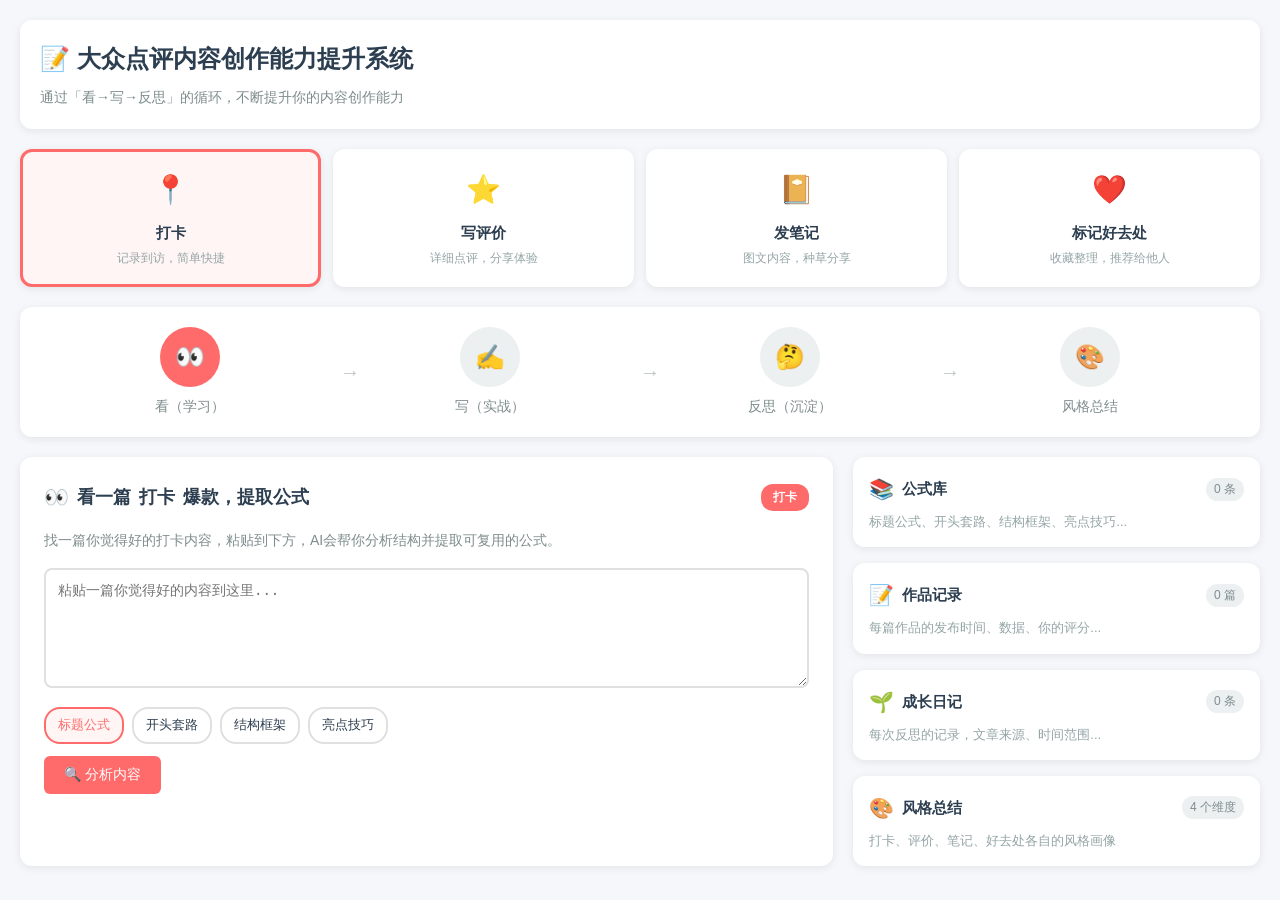
<file: 交互原型.html>
<!DOCTYPE html>
<html lang="zh-CN">
<head>
    <meta charset="UTF-8">
    <meta name="viewport" content="width=device-width, initial-scale=1.0">
    <title>内容创作能力提升系统 - 交互原型</title>
    <style>
        * {
            margin: 0;
            padding: 0;
            box-sizing: border-box;
        }

        body {
            font-family: -apple-system, BlinkMacSystemFont, 'Segoe UI', Roboto, 'Helvetica Neue', Arial, sans-serif;
            background: #f5f7fa;
            color: #2c3e50;
            line-height: 1.6;
        }

        .container {
            max-width: 1400px;
            margin: 0 auto;
            padding: 20px;
        }

        /* 顶部导航 */
        .header {
            background: white;
            border-radius: 12px;
            padding: 20px;
            margin-bottom: 20px;
            box-shadow: 0 2px 8px rgba(0,0,0,0.08);
        }

        .header h1 {
            font-size: 24px;
            color: #2c3e50;
            margin-bottom: 8px;
        }

        .header p {
            color: #7f8c8d;
            font-size: 14px;
        }

        /* 内容类型选择器 */
        .content-types {
            display: grid;
            grid-template-columns: repeat(4, 1fr);
            gap: 12px;
            margin-bottom: 20px;
        }

        .content-type {
            background: white;
            border-radius: 12px;
            padding: 16px;
            text-align: center;
            cursor: pointer;
            transition: all 0.2s;
            border: 3px solid transparent;
            box-shadow: 0 2px 8px rgba(0,0,0,0.08);
        }

        .content-type:hover {
            transform: translateY(-2px);
            box-shadow: 0 4px 12px rgba(0,0,0,0.12);
        }

        .content-type.active {
            border-color: #ff6b6b;
            background: #fff5f5;
        }

        .content-type-icon {
            font-size: 28px;
            margin-bottom: 8px;
        }

        .content-type-name {
            font-weight: 600;
            font-size: 15px;
            color: #2c3e50;
        }

        .content-type-desc {
            font-size: 12px;
            color: #95a5a6;
            margin-top: 4px;
        }

        /* 循环进度 */
        .progress-ring {
            display: flex;
            justify-content: space-between;
            align-items: center;
            background: white;
            border-radius: 12px;
            padding: 20px;
            margin-bottom: 20px;
            box-shadow: 0 2px 8px rgba(0,0,0,0.08);
        }

        .progress-item {
            flex: 1;
            text-align: center;
            position: relative;
        }

        .progress-item:not(:last-child)::after {
            content: '→';
            position: absolute;
            right: -20px;
            top: 50%;
            transform: translateY(-50%);
            color: #bdc3c7;
            font-size: 20px;
        }

        .progress-circle {
            width: 60px;
            height: 60px;
            border-radius: 50%;
            display: flex;
            align-items: center;
            justify-content: center;
            margin: 0 auto 8px;
            font-size: 24px;
            cursor: pointer;
            transition: all 0.3s;
        }

        .progress-circle.active {
            background: #ff6b6b;
            color: white;
        }

        .progress-circle.completed {
            background: #27ae60;
            color: white;
        }

        .progress-circle:not(.active):not(.completed) {
            background: #ecf0f1;
            color: #95a5a6;
        }

        .progress-label {
            font-size: 14px;
            color: #7f8c8d;
        }

        /* 主内容区 */
        .main-content {
            display: grid;
            grid-template-columns: 2fr 1fr;
            gap: 20px;
        }

        .content-panel {
            background: white;
            border-radius: 12px;
            padding: 24px;
            box-shadow: 0 2px 8px rgba(0,0,0,0.08);
        }

        .panel-title {
            font-size: 18px;
            font-weight: 600;
            margin-bottom: 16px;
            display: flex;
            align-items: center;
            gap: 8px;
        }

        .panel-title .icon {
            font-size: 20px;
        }

        .panel-title .type-badge {
            margin-left: auto;
            font-size: 12px;
            background: #ff6b6b;
            color: white;
            padding: 4px 12px;
            border-radius: 12px;
        }

        /* 步骤1：看 */
        .step-view textarea {
            width: 100%;
            height: 120px;
            padding: 12px;
            border: 2px solid #e0e0e0;
            border-radius: 8px;
            font-size: 14px;
            resize: vertical;
            margin-bottom: 12px;
        }

        .step-view textarea:focus {
            outline: none;
            border-color: #ff6b6b;
        }

        .btn {
            padding: 10px 20px;
            border: none;
            border-radius: 6px;
            font-size: 14px;
            cursor: pointer;
            transition: all 0.2s;
        }

        .btn-primary {
            background: #ff6b6b;
            color: white;
        }

        .btn-primary:hover {
            background: #ff5252;
        }

        .btn-secondary {
            background: #95a5a6;
            color: white;
        }

        .btn-success {
            background: #27ae60;
            color: white;
        }

        /* 分析结果 */
        .analysis-result {
            background: #f8f9fa;
            border-radius: 8px;
            padding: 16px;
            margin-top: 16px;
            display: none;
        }

        .analysis-result.show {
            display: block;
            animation: fadeIn 0.3s;
        }

        @keyframes fadeIn {
            from { opacity: 0; transform: translateY(-10px); }
            to { opacity: 1; transform: translateY(0); }
        }

        .analysis-section {
            margin-bottom: 12px;
        }

        .analysis-section:last-child {
            margin-bottom: 0;
        }

        .analysis-label {
            font-weight: 600;
            color: #2c3e50;
            margin-bottom: 4px;
            font-size: 13px;
        }

        .analysis-content {
            color: #7f8c8d;
            font-size: 14px;
            line-height: 1.5;
        }

        /* 公式分类选择 */
        .formula-categories {
            display: flex;
            gap: 8px;
            margin-bottom: 12px;
            flex-wrap: wrap;
        }

        .formula-category {
            padding: 6px 12px;
            border-radius: 16px;
            font-size: 13px;
            cursor: pointer;
            border: 2px solid #e0e0e0;
            background: white;
            transition: all 0.2s;
        }

        .formula-category.selected {
            border-color: #ff6b6b;
            background: #fff5f5;
            color: #ff6b6b;
        }

        /* 步骤2：写 */
        .write-form {
            display: none;
        }

        .write-form.show {
            display: block;
        }

        .form-group {
            margin-bottom: 16px;
        }

        .form-group label {
            display: block;
            margin-bottom: 6px;
            font-size: 14px;
            font-weight: 500;
            color: #2c3e50;
        }

        .form-group input,
        .form-group select,
        .form-group textarea {
            width: 100%;
            padding: 10px;
            border: 2px solid #e0e0e0;
            border-radius: 6px;
            font-size: 14px;
        }

        .form-group textarea {
            min-height: 80px;
            resize: vertical;
        }

        .form-group input:focus,
        .form-group select:focus,
        .form-group textarea:focus {
            outline: none;
            border-color: #ff6b6b;
        }

        /* 生成结果 */
        .generated-versions {
            margin-top: 16px;
        }

        .version-card {
            background: #f8f9fa;
            border-radius: 8px;
            padding: 16px;
            margin-bottom: 12px;
            cursor: pointer;
            transition: all 0.2s;
            border: 2px solid transparent;
        }

        .version-card:hover {
            border-color: #ff6b6b;
        }

        .version-card.selected {
            border-color: #27ae60;
            background: #e8f5e9;
        }

        .version-title {
            font-weight: 600;
            color: #2c3e50;
            margin-bottom: 8px;
        }

        .version-content {
            color: #7f8c8d;
            font-size: 14px;
            line-height: 1.5;
        }

        /* 步骤3：反思 */
        .reflect-form {
            display: none;
        }

        .reflect-form.show {
            display: block;
        }

        .checkbox-group {
            display: flex;
            flex-wrap: wrap;
            gap: 12px;
            margin-bottom: 16px;
        }

        .checkbox-item {
            display: flex;
            align-items: center;
            gap: 6px;
        }

        .checkbox-item input[type="checkbox"] {
            width: 18px;
            height: 18px;
        }

        .checkbox-item label {
            font-size: 14px;
            cursor: pointer;
        }

        /* 右侧记录本 */
        .notebooks {
            display: flex;
            flex-direction: column;
            gap: 16px;
        }

        .notebook {
            background: white;
            border-radius: 12px;
            padding: 16px;
            box-shadow: 0 2px 8px rgba(0,0,0,0.08);
            cursor: pointer;
            transition: all 0.2s;
        }

        .notebook:hover {
            transform: translateY(-2px);
            box-shadow: 0 4px 12px rgba(0,0,0,0.12);
        }

        .notebook-header {
            display: flex;
            align-items: center;
            gap: 8px;
            margin-bottom: 8px;
        }

        .notebook-icon {
            font-size: 20px;
        }

        .notebook-name {
            font-weight: 600;
            font-size: 15px;
        }

        .notebook-count {
            margin-left: auto;
            background: #ecf0f1;
            padding: 2px 8px;
            border-radius: 12px;
            font-size: 12px;
            color: #7f8c8d;
        }

        .notebook-preview {
            font-size: 13px;
            color: #95a5a6;
            line-height: 1.4;
        }

        /* 模态框 */
        .modal {
            display: none;
            position: fixed;
            top: 0;
            left: 0;
            width: 100%;
            height: 100%;
            background: rgba(0,0,0,0.5);
            z-index: 1000;
            align-items: center;
            justify-content: center;
        }

        .modal.show {
            display: flex;
        }

        .modal-content {
            background: white;
            border-radius: 12px;
            padding: 24px;
            max-width: 700px;
            width: 90%;
            max-height: 80vh;
            overflow-y: auto;
        }

        .modal-header {
            display: flex;
            justify-content: space-between;
            align-items: center;
            margin-bottom: 16px;
            padding-bottom: 16px;
            border-bottom: 1px solid #ecf0f1;
        }

        .modal-title {
            font-size: 18px;
            font-weight: 600;
        }

        .modal-close {
            background: none;
            border: none;
            font-size: 24px;
            cursor: pointer;
            color: #95a5a6;
        }

        .modal-close:hover {
            color: #2c3e50;
        }

        /* 公式库分类标签 */
        .formula-tabs {
            display: flex;
            gap: 8px;
            margin-bottom: 16px;
            border-bottom: 1px solid #ecf0f1;
            padding-bottom: 12px;
        }

        .formula-tab {
            padding: 6px 16px;
            border-radius: 16px;
            font-size: 14px;
            cursor: pointer;
            border: 2px solid transparent;
            background: #f8f9fa;
            transition: all 0.2s;
        }

        .formula-tab.active {
            border-color: #ff6b6b;
            background: #fff5f5;
            color: #ff6b6b;
        }

        /* 记录本内容 */
        .notebook-content-list {
            display: flex;
            flex-direction: column;
            gap: 12px;
        }

        .notebook-item {
            background: #f8f9fa;
            border-radius: 8px;
            padding: 12px;
            border-left: 3px solid #ff6b6b;
        }

        .notebook-item-date {
            font-size: 12px;
            color: #95a5a6;
            margin-bottom: 4px;
        }

        .notebook-item-content {
            font-size: 14px;
            color: #2c3e50;
            line-height: 1.5;
        }

        .notebook-item-count {
            display: inline-flex;
            align-items: center;
            gap: 4px;
            background: #fff3cd;
            padding: 2px 8px;
            border-radius: 10px;
            font-size: 11px;
            color: #856404;
            margin-left: 8px;
        }

        /* 成功提示 */
        .toast {
            position: fixed;
            bottom: 20px;
            right: 20px;
            background: #27ae60;
            color: white;
            padding: 12px 24px;
            border-radius: 8px;
            box-shadow: 0 4px 12px rgba(0,0,0,0.15);
            transform: translateY(100px);
            opacity: 0;
            transition: all 0.3s;
        }

        .toast.show {
            transform: translateY(0);
            opacity: 1;
        }

        /* 时间范围选择 */
        .time-range {
            display: flex;
            gap: 12px;
            margin-bottom: 16px;
        }

        .time-range-item {
            flex: 1;
        }

        .time-range-item label {
            font-size: 12px;
            color: #7f8c8d;
            margin-bottom: 4px;
            display: block;
        }

        .time-range-item input {
            width: 100%;
            padding: 8px;
            border: 2px solid #e0e0e0;
            border-radius: 6px;
            font-size: 14px;
        }

        /* 响应式 */
        @media (max-width: 768px) {
            .content-types {
                grid-template-columns: repeat(2, 1fr);
            }

            .main-content {
                grid-template-columns: 1fr;
            }

            .progress-item:not(:last-child)::after {
                display: none;
            }

            .progress-ring {
                flex-wrap: wrap;
                gap: 16px;
            }
        }
    </style>
</head>
<body>
    <div class="container">
        <!-- 顶部 -->
        <div class="header">
            <h1>📝 大众点评内容创作能力提升系统</h1>
            <p>通过「看→写→反思」的循环，不断提升你的内容创作能力</p>
        </div>

        <!-- 内容类型选择器 -->
        <div class="content-types">
            <div class="content-type active" data-type="checkin" onclick="switchType('checkin')">
                <div class="content-type-icon">📍</div>
                <div class="content-type-name">打卡</div>
                <div class="content-type-desc">记录到访，简单快捷</div>
            </div>
            <div class="content-type" data-type="review" onclick="switchType('review')">
                <div class="content-type-icon">⭐</div>
                <div class="content-type-name">写评价</div>
                <div class="content-type-desc">详细点评，分享体验</div>
            </div>
            <div class="content-type" data-type="note" onclick="switchType('note')">
                <div class="content-type-icon">📔</div>
                <div class="content-type-name">发笔记</div>
                <div class="content-type-desc">图文内容，种草分享</div>
            </div>
            <div class="content-type" data-type="favorite" onclick="switchType('favorite')">
                <div class="content-type-icon">❤️</div>
                <div class="content-type-name">标记好去处</div>
                <div class="content-type-desc">收藏整理，推荐给他人</div>
            </div>
        </div>

        <!-- 循环进度 -->
        <div class="progress-ring">
            <div class="progress-item">
                <div class="progress-circle active" data-step="1" onclick="switchStep(1)">👀</div>
                <div class="progress-label">看（学习）</div>
            </div>
            <div class="progress-item">
                <div class="progress-circle" data-step="2" onclick="switchStep(2)">✍️</div>
                <div class="progress-label">写（实战）</div>
            </div>
            <div class="progress-item">
                <div class="progress-circle" data-step="3" onclick="switchStep(3)">🤔</div>
                <div class="progress-label">反思（沉淀）</div>
            </div>
            <div class="progress-item">
                <div class="progress-circle" data-step="4" onclick="switchStep(4)">🎨</div>
                <div class="progress-label">风格总结</div>
            </div>
        </div>

        <!-- 主内容 -->
        <div class="main-content">
            <!-- 左侧：操作区 -->
            <div class="content-panel">
                <!-- 步骤1：看 -->
                <div id="step1" class="step-view">
                    <div class="panel-title">
                        <span class="icon">👀</span>
                        看一篇<span id="currentTypeName1">打卡</span>爆款，提取公式
                        <span class="type-badge" id="currentTypeBadge">打卡</span>
                    </div>
                    <p style="color: #7f8c8d; margin-bottom: 16px; font-size: 14px;">
                        找一篇你觉得好的<span id="currentTypeName2">打卡</span>内容，粘贴到下方，AI会帮你分析结构并提取可复用的公式。
                    </p>
                    <textarea id="analyzeInput" placeholder="粘贴一篇你觉得好的内容到这里..."></textarea>

                    <!-- 选择公式类别 -->
                    <div class="formula-categories">
                        <div class="formula-category selected" data-category="title" onclick="selectCategory(this)">标题公式</div>
                        <div class="formula-category" data-category="opening" onclick="selectCategory(this)">开头套路</div>
                        <div class="formula-category" data-category="structure" onclick="selectCategory(this)">结构框架</div>
                        <div class="formula-category" data-category="highlight" onclick="selectCategory(this)">亮点技巧</div>
                    </div>

                    <button class="btn btn-primary" onclick="analyzeContent()">🔍 分析内容</button>

                    <div id="analysisResult" class="analysis-result">
                        <div class="analysis-section">
                            <div class="analysis-label">📌 标题公式</div>
                            <div class="analysis-content">数字 + 疑问 + 结论<br>「排队2小时」→ 数字制造冲突<br>「到底值不值」→ 疑问引发好奇</div>
                        </div>
                        <div class="analysis-section">
                            <div class="analysis-label">📖 开头套路</div>
                            <div class="analysis-content">推荐来源 + 终于行动 + 场景描述</div>
                        </div>
                        <div class="analysis-section">
                            <div class="analysis-label">📐 结构框架</div>
                            <div class="analysis-content">来源 → 味道 → 环境 → 人均 → 结论</div>
                        </div>
                        <div class="analysis-section">
                            <div class="analysis-label">✨ 亮点技巧</div>
                            <div class="analysis-content">「回香」「涮10秒」→ 用具体描述代替空泛评价</div>
                        </div>
                        <button class="btn btn-success" style="margin-top: 12px;" onclick="saveToFormula()">💾 保存到公式库</button>
                    </div>
                </div>

                <!-- 步骤2：写 -->
                <div id="step2" class="write-form">
                    <div class="panel-title">
                        <span class="icon">✍️</span>
                        写一篇<span id="currentTypeName3">打卡</span>
                        <span class="type-badge" id="currentTypeBadge2">打卡</span>
                    </div>
                    <p style="color: #7f8c8d; margin-bottom: 16px; font-size: 14px;">
                        告诉AI你的探店体验，AI会根据公式库生成多个版本让你选择。
                    </p>
                    <div class="form-group">
                        <label>店铺/地点名称</label>
                        <input type="text" id="venueName" placeholder="例如：巷子里的小火锅">
                    </div>
                    <div class="form-group">
                        <label>位置</label>
                        <input type="text" id="venueLocation" placeholder="例如：老城区建设路">
                    </div>
                    <div class="form-group">
                        <label>体验关键词（用逗号分隔）</label>
                        <textarea id="experienceKeywords" placeholder="例如：味道不错,锅底很香,牛肉新鲜,环境有烟火气,人均85,排队久"></textarea>
                    </div>
                    <div class="form-group">
                        <label>使用的公式类型</label>
                        <select id="formulaSelect">
                            <option value="1">数字+疑问+结论（标题）</option>
                            <option value="2">推荐来源+场景描述（开头）</option>
                            <option value="3">体验→亮点→不足→推荐（结构）</option>
                            <option value="4">AI推荐最适合的公式</option>
                        </select>
                    </div>
                    <button class="btn btn-primary" onclick="generateContent()">🤖 生成内容</button>

                    <div id="generatedVersions" class="generated-versions" style="display: none;">
                        <p style="font-size: 14px; color: #7f8c8d; margin-bottom: 12px;">选择一个版本，或继续优化：</p>
                        <div class="version-card" onclick="selectVersion(this, 1)">
                            <div class="version-title">版本1：按公式生成</div>
                            <div class="version-content">
                                📍 打卡：巷子里的小火锅<br><br>
                                今天终于来拔草了！朋友推荐了好几次的这家藏在老城区的小火锅。<br><br>
                                锅底很香，牛肉新鲜，人均85元，值得来~
                            </div>
                        </div>
                        <div class="version-card" onclick="selectVersion(this, 2)">
                            <div class="version-title">版本2：更简洁</div>
                            <div class="version-content">
                                📍 已打卡：巷子里的小火锅<br><br>
                                排队2小时终于吃上了！味道对得起排队，锅底回香，牛肉涮10秒刚好。<br>
                                人均85，环境有烟火气，推荐错峰来~
                            </div>
                        </div>
                        <div class="version-card" onclick="selectVersion(this, 3)">
                            <div class="version-title">版本3：更活泼</div>
                            <div class="version-content">
                                📍 打卡成功！这家小火锅我愿意再来<br><br>
                                本来以为排队是噱头，吃完发现真香！<br>
                                锅底、牛肉都不踩雷，性价比OK，建议大家早点来避排队~
                            </div>
                        </div>
                        <div style="display: flex; gap: 8px; margin-top: 12px;">
                            <button class="btn btn-secondary" onclick="regenerateTitle()">🔄 换个标题</button>
                            <button class="btn btn-success" onclick="saveWork()">💾 保存作品</button>
                        </div>
                    </div>
                </div>

                <!-- 步骤3：反思 -->
                <div id="step3" class="reflect-form">
                    <div class="panel-title">
                        <span class="icon">🤔</span>
                        写完了，简单反思一下
                        <span class="type-badge" id="currentTypeBadge3">打卡</span>
                    </div>
                    <p style="color: #7f8c8d; margin-bottom: 16px; font-size: 14px;">
                        写完后的反思能让你更了解自己的写作风格，每次反思都是进步。
                    </p>

                    <!-- 反思文章来源 -->
                    <div class="form-group">
                        <label>反思的文章来源</label>
                        <select id="reflectionSource">
                            <option value="self">自己写的作品</option>
                            <option value="template">套用公式生成的</option>
                            <option value="ai">AI辅助完成的</option>
                            <option value="other">其他</option>
                        </select>
                    </div>

                    <!-- 时间范围 -->
                    <div class="time-range">
                        <div class="time-range-item">
                            <label>反思开始时间</label>
                            <input type="date" id="reflectionStartDate">
                        </div>
                        <div class="time-range-item">
                            <label>反思结束时间</label>
                            <input type="date" id="reflectionEndDate">
                        </div>
                    </div>

                    <div class="form-group">
                        <label>1. 这篇你最满意哪个部分？</label>
                        <div class="checkbox-group">
                            <div class="checkbox-item">
                                <input type="checkbox" id="satisfy1" value="title">
                                <label for="satisfy1">标题</label>
                            </div>
                            <div class="checkbox-item">
                                <input type="checkbox" id="satisfy2" value="opening">
                                <label for="satisfy2">开头</label>
                            </div>
                            <div class="checkbox-item">
                                <input type="checkbox" id="satisfy3" value="middle">
                                <label for="satisfy3">中间描述</label>
                            </div>
                            <div class="checkbox-item">
                                <input type="checkbox" id="satisfy4" value="ending">
                                <label for="satisfy4">结尾</label>
                            </div>
                        </div>
                    </div>
                    <div class="form-group">
                        <label>2. 写起来哪个部分最顺手？</label>
                        <input type="text" id="smoothPart" placeholder="例如：结尾写得比较快">
                    </div>
                    <div class="form-group">
                        <label>3. 有没有觉得哪里还不够好？下次想尝试什么？</label>
                        <textarea id="improveIdea" placeholder="例如：中间描述感觉有点干，下次想加些具体的细节"></textarea>
                    </div>
                    <button class="btn btn-success" onclick="saveReflection()">💾 保存反思</button>
                </div>

                <!-- 步骤4：风格总结 -->
                <div id="step4" class="style-profile" style="display: none;">
                    <div class="panel-title">
                        <span class="icon">🎨</span>
                        <span id="currentTypeName4">打卡</span>的写作风格画像
                        <span class="type-badge" id="currentTypeBadge4">打卡</span>
                    </div>
                    <p style="color: #7f8c8d; margin-bottom: 16px; font-size: 14px;">
                        根据你的<span id="currentTypeName5">打卡</span>作品和反思，AI为你总结的写作风格。
                    </p>
                    <div class="style-section">
                        <div class="style-section-title">📌 标题偏好</div>
                        <div class="style-tags">
                            <span class="style-tag">数字式</span>
                            <span class="style-tag">疑问式</span>
                        </div>
                    </div>
                    <div class="style-section">
                        <div class="style-section-title">📖 开头偏好</div>
                        <div class="style-tags">
                            <span class="style-tag">简洁切入</span>
                            <span class="style-tag">场景描述</span>
                        </div>
                    </div>
                    <div class="style-section">
                        <div class="style-section-title">📐 内容特点</div>
                        <div style="color: #7f8c8d; font-size: 14px; margin-top: 8px;">
                            简洁、有信息点、带位置标记
                        </div>
                    </div>
                </div>
            </div>

            <!-- 右侧：记录本 -->
            <div class="notebooks">
                <div class="notebook" onclick="openNotebook('formula')">
                    <div class="notebook-header">
                        <span class="notebook-icon">📚</span>
                        <span class="notebook-name">公式库</span>
                        <span class="notebook-count" id="formulaCount">0 条</span>
                    </div>
                    <div class="notebook-preview">标题公式、开头套路、结构框架、亮点技巧...</div>
                </div>
                <div class="notebook" onclick="openNotebook('works')">
                    <div class="notebook-header">
                        <span class="notebook-icon">📝</span>
                        <span class="notebook-name">作品记录</span>
                        <span class="notebook-count" id="worksCount">0 篇</span>
                    </div>
                    <div class="notebook-preview">每篇作品的发布时间、数据、你的评分...</div>
                </div>
                <div class="notebook" onclick="openNotebook('growth')">
                    <div class="notebook-header">
                        <span class="notebook-icon">🌱</span>
                        <span class="notebook-name">成长日记</span>
                        <span class="notebook-count" id="growthCount">0 条</span>
                    </div>
                    <div class="notebook-preview">每次反思的记录，文章来源、时间范围...</div>
                </div>
                <div class="notebook" onclick="openNotebook('style')">
                    <div class="notebook-header">
                        <span class="notebook-icon">🎨</span>
                        <span class="notebook-name">风格总结</span>
                        <span class="notebook-count" id="styleCount">4 个维度</span>
                    </div>
                    <div class="notebook-preview">打卡、评价、笔记、好去处各自的风格画像</div>
                </div>
            </div>
        </div>
    </div>

    <!-- 模态框：查看记录本 -->
    <div id="notebookModal" class="modal">
        <div class="modal-content">
            <div class="modal-header">
                <h3 class="modal-title" id="modalTitle">记录本</h3>
                <button class="modal-close" onclick="closeModal()">&times;</button>
            </div>

            <!-- 公式库：显示分类标签 -->
            <div id="formulaTabs" class="formula-tabs" style="display: none;">
                <div class="formula-tab active" data-tab="all" onclick="switchFormulaTab('all')">全部</div>
                <div class="formula-tab" data-tab="title" onclick="switchFormulaTab('title')">标题公式</div>
                <div class="formula-tab" data-tab="opening" onclick="switchFormulaTab('opening')">开头套路</div>
                <div class="formula-tab" data-tab="structure" onclick="switchFormulaTab('structure')">结构框架</div>
                <div class="formula-tab" data-tab="highlight" onclick="switchFormulaTab('highlight')">亮点技巧</div>
            </div>

            <div id="modalBody" class="notebook-content-list">
                <!-- 动态内容 -->
            </div>
        </div>
    </div>

    <!-- 提示框 -->
    <div id="toast" class="toast">✓ 已保存</div>

    <script>
        // 当前选中的内容类型
        let currentType = 'checkin';
        let currentFormulaCategory = 'title';

        // 数据存储（模拟）
        let formulaCount = { title: 0, opening: 0, structure: 0, highlight: 0 };
        let worksCount = { checkin: 0, review: 0, note: 0, favorite: 0 };
        let growthCount = { checkin: 0, review: 0, note: 0, favorite: 0 };

        // 内容类型名称
        const typeNames = {
            checkin: '打卡',
            review: '评价',
            note: '笔记',
            favorite: '好去处'
        };

        // 切换内容类型
        function switchType(type) {
            currentType = type;

            // 更新类型选择器样式
            document.querySelectorAll('.content-type').forEach(el => {
                el.classList.remove('active');
            });
            document.querySelector(`[data-type="${type}"]`).classList.add('active');

            // 更新所有显示类型名称的地方
            document.querySelectorAll('[id^="currentTypeName"]').forEach(el => {
                el.textContent = typeNames[type];
            });
            document.querySelectorAll('[id^="currentTypeBadge"]').forEach(el => {
                el.textContent = typeNames[type];
            });

            // 重置到第一步
            switchStep(1);

            // 更新生成内容的示例
            updateGeneratedExamples();
        }

        // 更新生成内容示例
        function updateGeneratedExamples() {
            const examples = {
                checkin: {
                    v1: '📍 打卡：巷子里的小火锅<br><br>今天终于来拔草了！朋友推荐了好几次的这家藏在老城区的小火锅。<br><br>锅底很香，牛肉新鲜，人均85元，值得来~',
                    v2: '📍 已打卡：巷子里的小火锅<br><br>排队2小时终于吃上了！味道对得起排队，锅底回香，牛肉涮10秒刚好。<br>人均85，环境有烟火气，推荐错峰来~',
                    v3: '📍 打卡成功！这家小火锅我愿意再来<br><br>本来以为排队是噱头，吃完发现真香！<br>锅底、牛肉都不踩雷，性价比OK，建议大家早点来避排队~'
                },
                review: {
                    v1: '⭐⭐⭐⭐⭐ 五星推荐！排队2小时也值得<br><br>【口味】锅底很香，是那种回香不是满嘴花椒。牛肉新鲜，涮10秒刚好。<br>【环境】小店8张桌，有点挤但有烟火气。<br>【性价比】人均85，在这个位置算良心。<br><br>结论：值得来，建议错峰避排队。',
                    v2: '为了这口牛肉，我愿意再排2小时<br><br>朋友推荐了好几次，今天终于来拔草。<br><br>👉 味道：对得起排队，锅底回香，牛肉新鲜<br>👉 环境：老店有烟火气，就是有点挤<br>👉 人均：85元，性价比OK<br><br>错峰来，值得一试！',
                    v3: '巷子里的小火锅：味道对得起排队<br><br>这家店在老城区一条小巷子里，门口排长队就是它了。<br><br>✅ 推荐理由：<br>1. 锅底回香，不是那种满嘴花椒的麻<br>2. 牛肉新鲜，涮10秒刚好<br>3. 人均85，价格良心<br><br>❌ 排队久，建议早点到或错峰。'
                },
                note: {
                    v1: '🔥 终于来拔草了！这家藏在巷子里的小火锅<br><br>朋友推荐了好几次，今天终于来了！<br><br>📍 老城区建设路小巷子里<br><br>真的对得起排队！<br>✅ 锅底很香，回香不是满嘴花椒<br>✅ 牛肉新鲜，涮10秒刚好<br>✅ 人均85，性价比OK<br><br>环境有点挤，但有烟火气~<br><br>#火锅店 #探店 #美食推荐',
                    v2: '排队2小时，这家小火锅到底值不值？🍲<br><br>答案：值！<br><br>今天来拔草朋友推荐的小火锅：<br><br>🔸 锅底：回香型，不麻嘴<br>🔸 牛肉：新鲜，涮10秒<br>🔸 环境：老店8张桌，有烟火气<br>🔸 价格：人均85<br><br>建议错峰来，不然要排队！<br><br>#宝藏小店 #火锅 #周末吃什么',
                    v3: '发现一家值得N刷的小火锅！❤️<br><br>在老城区瞎逛，看到排队就跟着排了。<br><br>没想到真的好吃！<br><br>🍲 锅底很香，不是那种满嘴花椒<br>🥩 牛肉新鲜，涮10秒口感刚好<br>💰 人均85，吃得饱<br><br>环境有点挤，但这种老店就是这样嘛~<br><br>推荐！<br>#美食 #火锅 #探店'
                },
                favorite: {
                    v1: '❤️ 已收藏：巷子里的小火锅<br><br>值得N刷的小店！<br><br>📍 老城区建设路<br>💰 人均85<br>⭐ 推荐错峰来<br><br>锅底回香，牛肉新鲜，环境有烟火气。<br>排队久但值得！',
                    v2: '我的私藏火锅店清单·第1家<br><br>🏠 巷子里的小火锅<br>📍 老城区建设路<br>💰 人均85<br><br>✨ 推荐理由：<br>• 锅底回香型<br>• 牛肉新鲜<br>• 有烟火气<br><br>⚠️ 排队久，建议错峰',
                    v3: '📍 好去处推荐：适合朋友聚会的小火锅<br><br>这家藏在巷子里的小火锅，我愿意推荐给朋友：<br><br>✅ 味道对得起排队<br>✅ 环境有烟火气，适合聊天<br>✅ 人均85，价格不贵<br><br>地址：老城区建设路<br>建议：错峰或早点到'
                }
            };

            const current = examples[currentType];
            if (current && document.querySelectorAll('.version-content')) {
                const contents = document.querySelectorAll('.version-content');
                contents[0].innerHTML = current.v1;
                contents[1].innerHTML = current.v2;
                contents[2].innerHTML = current.v3;
            }
        }

        // 切换步骤
        function switchStep(step) {
            // 隐藏所有步骤
            document.querySelectorAll('.step-view, .write-form, .reflect-form, .style-profile').forEach(el => {
                el.classList.remove('show');
                el.style.display = 'none';
            });

            // 显示选中步骤
            const stepElement = document.getElementById('step' + step);
            if (stepElement) {
                stepElement.style.display = 'block';
                setTimeout(() => stepElement.classList.add('show'), 10);
            }

            // 更新进度圈状态
            document.querySelectorAll('.progress-circle').forEach(circle => {
                const stepNum = parseInt(circle.dataset.step);
                circle.classList.remove('active', 'completed');
                if (stepNum < step) {
                    circle.classList.add('completed');
                } else if (stepNum === step) {
                    circle.classList.add('active');
                }
            });
        }

        // 选择公式类别
        function selectCategory(element) {
            document.querySelectorAll('.formula-category').forEach(el => {
                el.classList.remove('selected');
            });
            element.classList.add('selected');
            currentFormulaCategory = element.dataset.category;
        }

        // 分析内容
        function analyzeContent() {
            const input = document.getElementById('analyzeInput').value;
            if (!input.trim()) {
                alert('请先粘贴内容');
                return;
            }
            document.getElementById('analysisResult').classList.add('show');
        }

        // 保存到公式库
        function saveToFormula() {
            formulaCount[currentFormulaCategory]++;
            updateFormulaCount();
            showToast('✓ 已保存到' + getCategoryName(currentFormulaCategory));
            // 自动跳到下一步
            setTimeout(() => switchStep(2), 500);
        }

        // 更新公式计数
        function updateFormulaCount() {
            const total = Object.values(formulaCount).reduce((a, b) => a + b, 0);
            document.getElementById('formulaCount').textContent = total + ' 条';
        }

        // 获取类别名称
        function getCategoryName(category) {
            const names = {
                title: '标题公式',
                opening: '开头套路',
                structure: '结构框架',
                highlight: '亮点技巧'
            };
            return names[category] || category;
        }

        // 生成内容
        function generateContent() {
            const venue = document.getElementById('venueName').value;
            if (!venue.trim()) {
                alert('请先填写店铺/地点名称');
                return;
            }
            updateGeneratedExamples();
            document.getElementById('generatedVersions').style.display = 'block';
        }

        // 选择版本
        function selectVersion(element, version) {
            document.querySelectorAll('.version-card').forEach(card => {
                card.classList.remove('selected');
            });
            element.classList.add('selected');
        }

        // 重新生成标题
        function regenerateTitle() {
            alert('🔄 已生成新的标题选项！');
        }

        // 保存作品
        function saveWork() {
            worksCount[currentType]++;
            document.getElementById('worksCount').textContent = getTotalWorks() + ' 篇';
            showToast('✓ 作品已保存');
            // 自动跳到下一步
            setTimeout(() => switchStep(3), 500);
        }

        // 获取作品总数
        function getTotalWorks() {
            return Object.values(worksCount).reduce((a, b) => a + b, 0);
        }

        // 保存反思
        function saveReflection() {
            growthCount[currentType]++;
            document.getElementById('growthCount').textContent = getTotalGrowth() + ' 条';
            showToast('✓ 反思已保存');
            // 每5次提醒做风格总结
            if (growthCount[currentType] % 5 === 0) {
                setTimeout(() => {
                    alert('🎉 你已完成 ' + growthCount[currentType] + ' 次' + typeNames[currentType] + '循环！\n\n去看看你的风格总结吧！');
                    switchStep(4);
                }, 600);
            } else {
                // 回到第一步继续循环
                setTimeout(() => switchStep(1), 600);
            }
        }

        // 获取反思总数
        function getTotalGrowth() {
            return Object.values(growthCount).reduce((a, b) => a + b, 0);
        }

        // 打开记录本
        function openNotebook(type) {
            const modal = document.getElementById('notebookModal');
            const title = document.getElementById('modalTitle');
            const body = document.getElementById('modalBody');
            const tabs = document.getElementById('formulaTabs');

            let content = '';
            let titleText = '';

            if (type === 'formula') {
                titleText = '📚 公式库';
                tabs.style.display = 'flex';
                content = getFormulaContent('all');
            } else if (type === 'works') {
                titleText = '📝 作品记录';
                tabs.style.display = 'none';
                content = getWorksContent();
            } else if (type === 'growth') {
                titleText = '🌱 成长日记';
                tabs.style.display = 'none';
                content = getGrowthContent();
            } else if (type === 'style') {
                titleText = '🎨 风格总结';
                tabs.style.display = 'none';
                content = getStyleContent();
            }

            title.textContent = titleText;
            body.innerHTML = content || '<p style="color: #95a5a6;">暂无记录</p>';
            modal.classList.add('show');
        }

        // 获取公式库内容
        function getFormulaContent(tab) {
            const formulas = {
                title: [
                    { date: '2024-01-15', content: '<strong>数字+疑问+结论</strong><br>「排队2小时，这家火锅到底值不值？」', count: 3 },
                    { date: '2024-01-16', content: '<strong>对比式</strong><br>「比XX还好吃，这家宝藏被我发现了」', count: 1 }
                ],
                opening: [
                    { date: '2024-01-15', content: '<strong>推荐来源+场景描述</strong><br>「朋友推荐了好几次，今天终于来拔草了」', count: 2 }
                ],
                structure: [
                    { date: '2024-01-15', content: '<strong>体验→亮点→不足→推荐</strong><br>经典四段式结构', count: 1 }
                ],
                highlight: [
                    { date: '2024-01-15', content: '<strong>具体描述代替空泛评价</strong><br>「回香」「涮10秒」「烟火气」', count: 1 }
                ]
            };

            let html = '';
            const categories = tab === 'all' ? ['title', 'opening', 'structure', 'highlight'] : [tab];

            categories.forEach(cat => {
                formulas[cat].forEach(item => {
                    html += `
                        <div class="notebook-item">
                            <div class="notebook-item-date">${item.date} · ${getCategoryName(cat)} ${item.count > 1 ? '<span class="notebook-item-count">🔥 ' + item.count + '次</span>' : ''}</div>
                            <div class="notebook-item-content">${item.content}</div>
                        </div>
                    `;
                });
            });

            return html || '<p style="color: #95a5a6;">暂无记录</p>';
        }

        // 获取作品记录内容
        function getWorksContent() {
            return `
                <div class="notebook-item">
                    <div class="notebook-item-date">2024-01-15 | 打卡 | 浏览238 点赞15 收藏8</div>
                    <div class="notebook-item-content">
                        <strong>巷子里的小火锅</strong> - 人均60元，这家老王烧烤值不值得等？<br>
                        <span style="color: #27ae60;">⭐⭐⭐⭐ 很满意</span>
                    </div>
                </div>
            `;
        }

        // 获取成长日记内容
        function getGrowthContent() {
            return `
                <div class="notebook-item">
                    <div class="notebook-item-date">打卡 · 2024-01-10 至 2024-01-15 | 来源：自己写的作品</div>
                    <div class="notebook-item-content">
                        <strong>循环 #1</strong><br>
                        满意：标题和开头<br>
                        需改进：中间描述太干<br>
                        下次尝试：加具体细节
                    </div>
                </div>
            `;
        }

        // 获取风格总结内容
        function getStyleContent() {
            return `
                <div class="notebook-item">
                    <div class="notebook-item-date">📍 打卡</div>
                    <div class="notebook-item-content">
                        <strong>标题偏好：</strong>数字式、简洁<br>
                        <strong>内容特点：</strong>简短、带位置、有信息点
                    </div>
                </div>
                <div class="notebook-item">
                    <div class="notebook-item-date">⭐ 写评价</div>
                    <div class="notebook-item-content">
                        <strong>标题偏好：</strong>星级+推荐理由<br>
                        <strong>内容特点：</strong>结构化（口味/环境/性价比）、emoji使用
                    </div>
                </div>
                <div class="notebook-item">
                    <div class="notebook-item-date">📔 发笔记</div>
                    <div class="notebook-item-content">
                        <strong>标题偏好：</strong>感叹号、emoji、种草语气<br>
                        <strong>内容特点：</strong>话题标签、图片感、情绪化表达
                    </div>
                </div>
                <div class="notebook-item">
                    <div class="notebook-item-date">❤️ 标记好去处</div>
                    <div class="notebook-item-content">
                        <strong>标题偏好：</strong>收藏、清单式<br>
                        <strong>内容特点：</strong>推荐理由、地址信息、适合人群
                    </div>
                </div>
            `;
        }

        // 切换公式标签
        function switchFormulaTab(tab) {
            document.querySelectorAll('.formula-tab').forEach(el => {
                el.classList.remove('active');
            });
            document.querySelector(`[data-tab="${tab}"]`).classList.add('active');
            document.getElementById('modalBody').innerHTML = getFormulaContent(tab);
        }

        // 关闭模态框
        function closeModal() {
            document.getElementById('notebookModal').classList.remove('show');
        }

        // 显示提示
        function showToast(message) {
            const toast = document.getElementById('toast');
            toast.textContent = message;
            toast.classList.add('show');
            setTimeout(() => toast.classList.remove('show'), 2000);
        }

        // 初始化
        switchStep(1);
        updateGeneratedExamples();

        // 设置默认日期
        const today = new Date().toISOString().split('T')[0];
        document.getElementById('reflectionStartDate').value = today;
        document.getElementById('reflectionEndDate').value = today;
    </script>
</body>
</html>
</file>
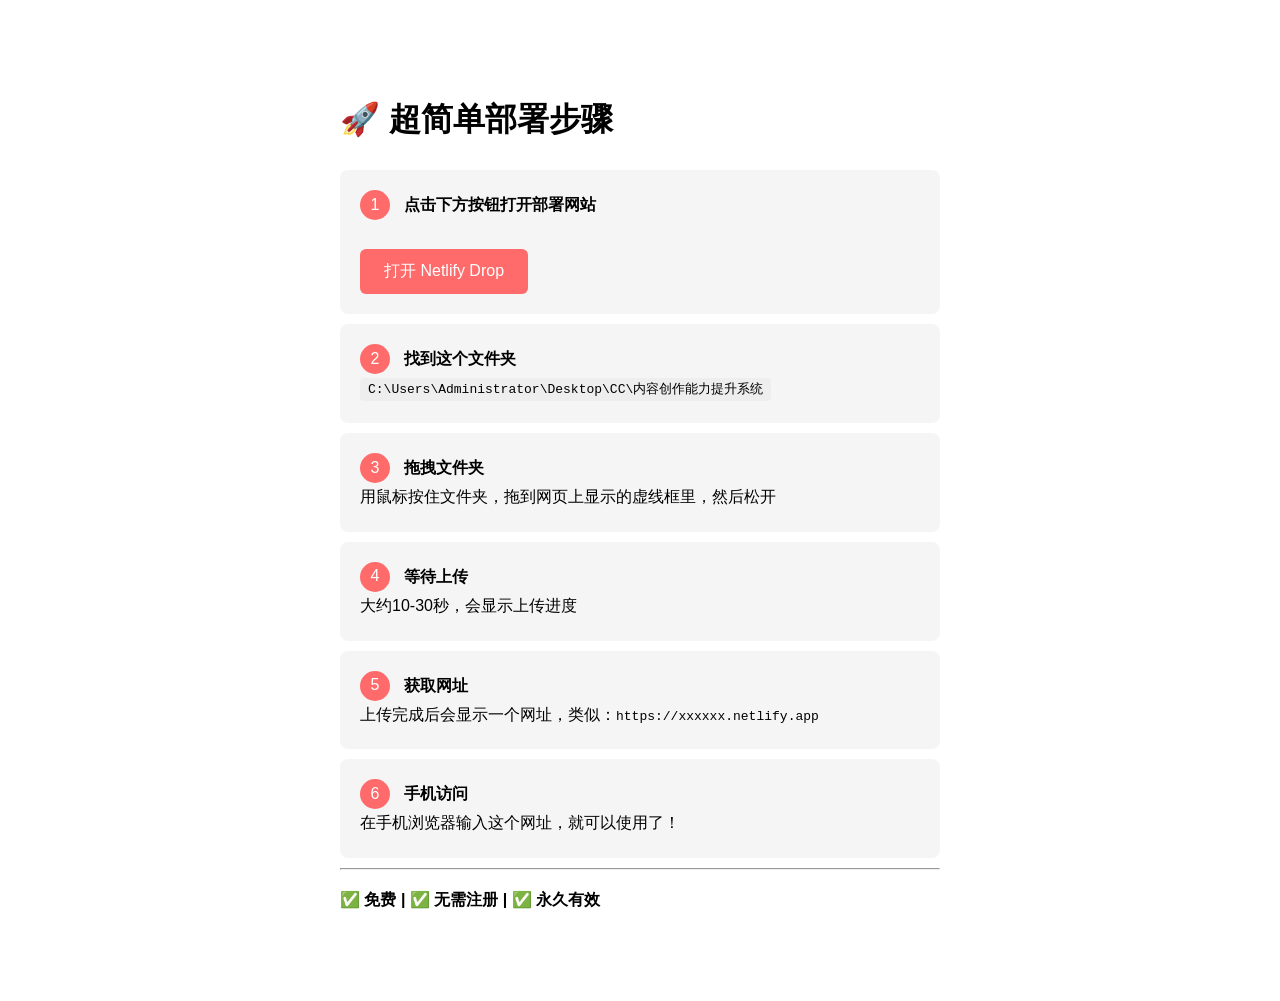
<file: 拖拽部署指南.html>
<!DOCTYPE html>
<html lang="zh-CN">
<head>
    <meta charset="UTF-8">
    <title>部署步骤</title>
    <style>
        body {
            font-family: Arial, sans-serif;
            max-width: 600px;
            margin: 50px auto;
            padding: 20px;
            line-height: 1.8;
        }
        .step {
            background: #f5f5f5;
            padding: 20px;
            margin: 10px 0;
            border-radius: 8px;
        }
        .step-number {
            background: #ff6b6b;
            color: white;
            width: 30px;
            height: 30px;
            border-radius: 50%;
            display: inline-flex;
            align-items: center;
            justify-content: center;
            margin-right: 10px;
        }
        button {
            background: #ff6b6b;
            color: white;
            border: none;
            padding: 12px 24px;
            border-radius: 6px;
            font-size: 16px;
            cursor: pointer;
        }
        button:hover {
            background: #ff5252;
        }
    </style>
</head>
<body>
    <h1>🚀 超简单部署步骤</h1>

    <div class="step">
        <span class="step-number">1</span>
        <strong>点击下方按钮打开部署网站</strong>
        <br><br>
        <button onclick="window.open('https://app.netlify.com/drop')">打开 Netlify Drop</button>
    </div>

    <div class="step">
        <span class="step-number">2</span>
        <strong>找到这个文件夹</strong>
        <br>
        <code style="background:#eee;padding:4px 8px;border-radius:4px;">
            C:\Users\Administrator\Desktop\CC\内容创作能力提升系统
        </code>
    </div>

    <div class="step">
        <span class="step-number">3</span>
        <strong>拖拽文件夹</strong>
        <br>
        用鼠标按住文件夹，拖到网页上显示的虚线框里，然后松开
    </div>

    <div class="step">
        <span class="step-number">4</span>
        <strong>等待上传</strong>
        <br>
        大约10-30秒，会显示上传进度
    </div>

    <div class="step">
        <span class="step-number">5</span>
        <strong>获取网址</strong>
        <br>
        上传完成后会显示一个网址，类似：<code>https://xxxxxx.netlify.app</code>
    </div>

    <div class="step">
        <span class="step-number">6</span>
        <strong>手机访问</strong>
        <br>
        在手机浏览器输入这个网址，就可以使用了！
    </div>

    <hr>
    <p><strong>✅ 免费 | ✅ 无需注册 | ✅ 永久有效</strong></p>
</body>
</html>
</file>
